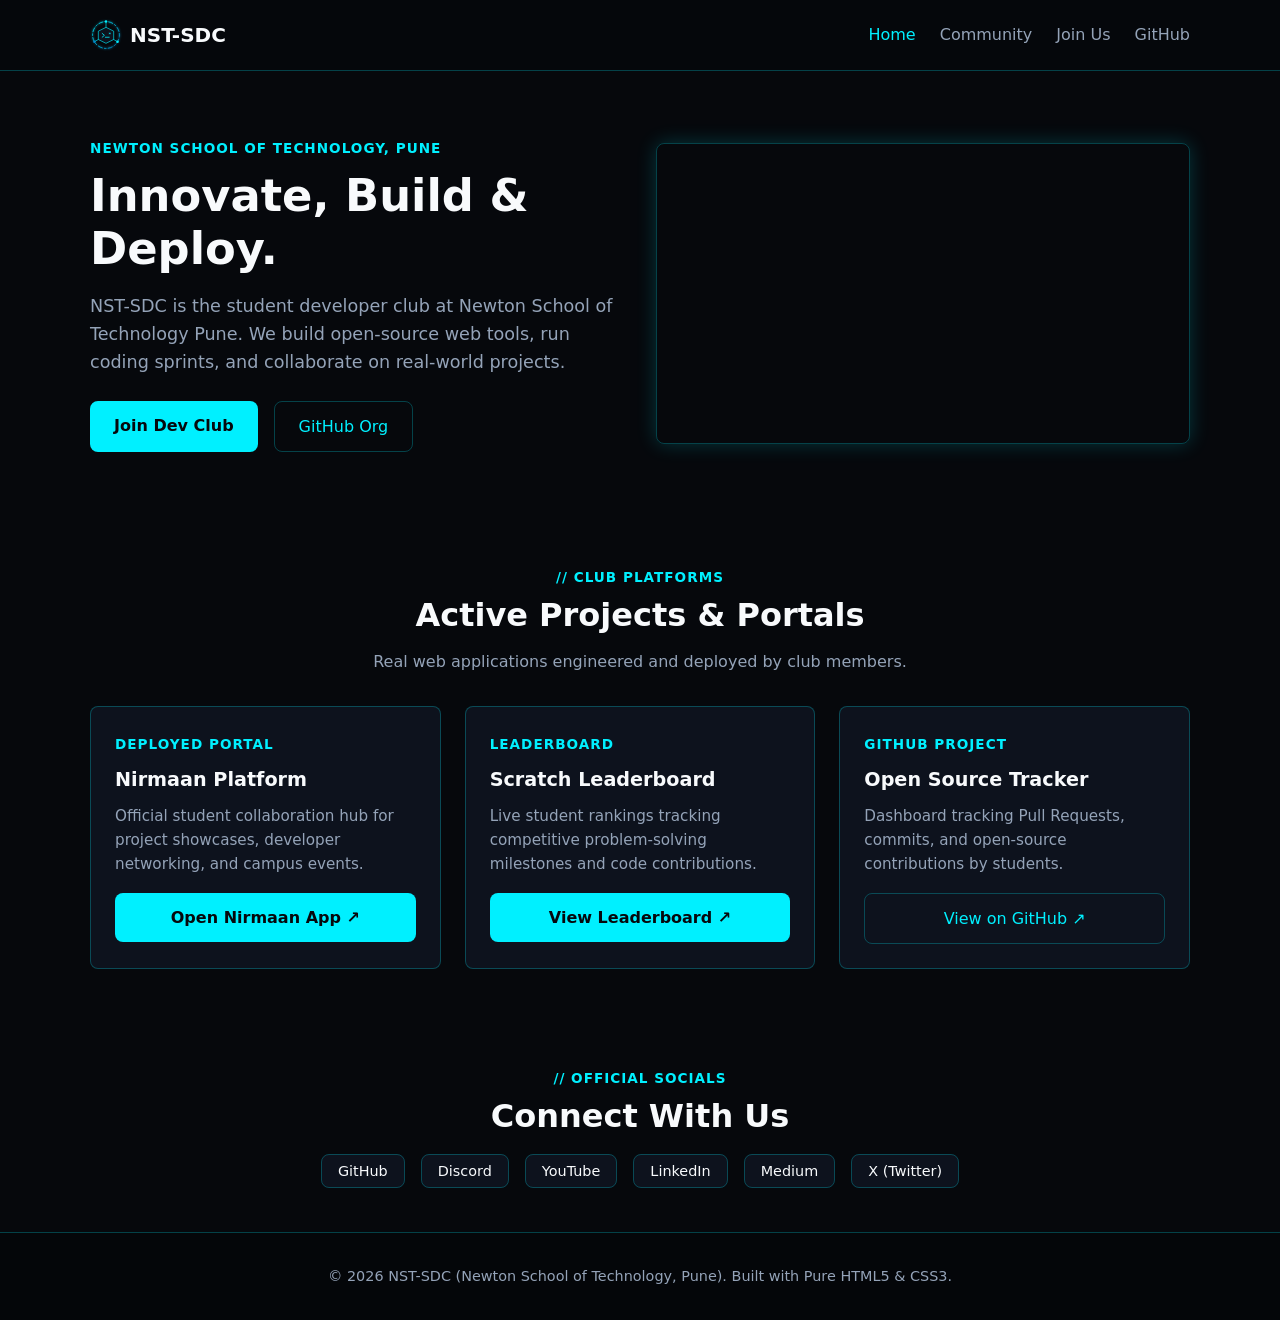
<file: index.html>
<!DOCTYPE html>
<html lang="en">
<head>
  <meta charset="UTF-8">
  <meta name="viewport" content="width=device-width, initial-scale=1.0">
  <meta name="description" content="NST-SDC - Software Development Club at Newton School of Technology, Pune.">
  <meta name="theme-color" content="#06080c">
  <title>NST-SDC | Developer Club</title>
  <link rel="icon" type="image/svg+xml" href="logo-mark.svg">
  <link rel="stylesheet" href="css/style.css">
</head>
<body>

  <!-- 1. Header & Navigation Bar -->
  <header class="site-header">
    <div class="container">
      <nav class="navbar">
        <a href="index.html" class="logo">
          <img src="logo-mark.svg" alt="NST-SDC Logo">
          <span>NST-SDC</span>
        </a>

        <ul class="nav-links">
          <li><a href="index.html" class="active">Home</a></li>
          <li><a href="community.html">Community</a></li>
          <li><a href="join.html">Join Us</a></li>
          <li><a href="https://github.com/nst-sdc" target="_blank" rel="noopener">GitHub</a></li>
        </ul>
      </nav>
    </div>
  </header>

  <!-- 2. Main Content Area -->
  <main>
    
    <!-- Hero Section: Title + Video Embed -->
    <section class="container hero">
      <div class="hero-text">
        <span class="tag">Newton School of Technology, Pune</span>
        <h1>Innovate, Build & Deploy.</h1>
        <p>
          NST-SDC is the student developer club at Newton School of Technology Pune. We build open-source web tools, run coding sprints, and collaborate on real-world projects.
        </p>
        <div class="hero-buttons">
          <a href="join.html" class="btn">Join Dev Club</a>
          <a href="https://github.com/nst-sdc" target="_blank" rel="noopener" class="btn-outline">GitHub Org</a>
        </div>
      </div>

      <!-- Pure CSS 16:9 YouTube Video Container -->
      <div class="hero-video">
        <div class="video-box">
          <iframe 
            src="https://www.youtube.com/embed/syNEtczfLoc?rel=0" 
            title="NST-SDC Club Video" 
            allow="accelerometer; autoplay; clipboard-write; encrypted-media; gyroscope; picture-in-picture" 
            allowfullscreen>
          </iframe>
        </div>
      </div>
    </section>

    <!-- Club Live Platforms & Projects -->
    <section class="container section">
      <div class="text-center">
        <span class="tag">// CLUB PLATFORMS</span>
        <h2 class="section-title">Active Projects & Portals</h2>
        <p class="section-subtitle">Real web applications engineered and deployed by club members.</p>
      </div>

      <div class="grid">
        <!-- Project 1: Nirmaan -->
        <article class="card">
          <span class="tag">DEPLOYED PORTAL</span>
          <h3 style="margin-top: 0.5rem;">Nirmaan Platform</h3>
          <p>Official student collaboration hub for project showcases, developer networking, and campus events.</p>
          <a href="https://nirmaan-gules.vercel.app/" target="_blank" rel="noopener" class="btn" style="width: 100%;">
            Open Nirmaan App ↗
          </a>
        </article>

        <!-- Project 2: Scratch Leaderboard -->
        <article class="card">
          <span class="tag">LEADERBOARD</span>
          <h3 style="margin-top: 0.5rem;">Scratch Leaderboard</h3>
          <p>Live student rankings tracking competitive problem-solving milestones and code contributions.</p>
          <a href="https://scratch-portal.vercel.app/leaderboard" target="_blank" rel="noopener" class="btn" style="width: 100%;">
            View Leaderboard ↗
          </a>
        </article>

        <!-- Project 3: Open-Source Tracker -->
        <article class="card">
          <span class="tag">GITHUB PROJECT</span>
          <h3 style="margin-top: 0.5rem;">Open Source Tracker</h3>
          <p>Dashboard tracking Pull Requests, commits, and open-source contributions by students.</p>
          <a href="https://github.com/nst-sdc/Open-Source-Tracker-NST" target="_blank" rel="noopener" class="btn-outline" style="width: 100%; text-align: center;">
            View on GitHub ↗
          </a>
        </article>
      </div>
    </section>

    <!-- Social Ecosystem Links -->
    <section class="container section text-center">
      <span class="tag">// OFFICIAL SOCIALS</span>
      <h2 class="section-title">Connect With Us</h2>

      <ul class="social-bar">
        <li><a href="https://github.com/nst-sdc" target="_blank" rel="noopener">GitHub</a></li>
        <li><a href="https://discord.gg/Rg7Qb5xWf3" target="_blank" rel="noopener">Discord</a></li>
        <li><a href="https://www.youtube.com/@nstsdc-2028" target="_blank" rel="noopener">YouTube</a></li>
        <li><a href="https://linkedin.com/company/nst-sdc/posts/?feedView=all" target="_blank" rel="noopener">LinkedIn</a></li>
        <li><a href="https://medium.com/@nstsocialmedia.sdc" target="_blank" rel="noopener">Medium</a></li>
        <li><a href="https://x.com/NSTSDC_" target="_blank" rel="noopener">X (Twitter)</a></li>
      </ul>
    </section>

  </main>

  <!-- 3. Footer -->
  <footer class="site-footer">
    <div class="container">
      <p>&copy; 2026 NST-SDC (Newton School of Technology, Pune). Built with Pure HTML5 & CSS3.</p>
    </div>
  </footer>

</body>
</html>
</file>
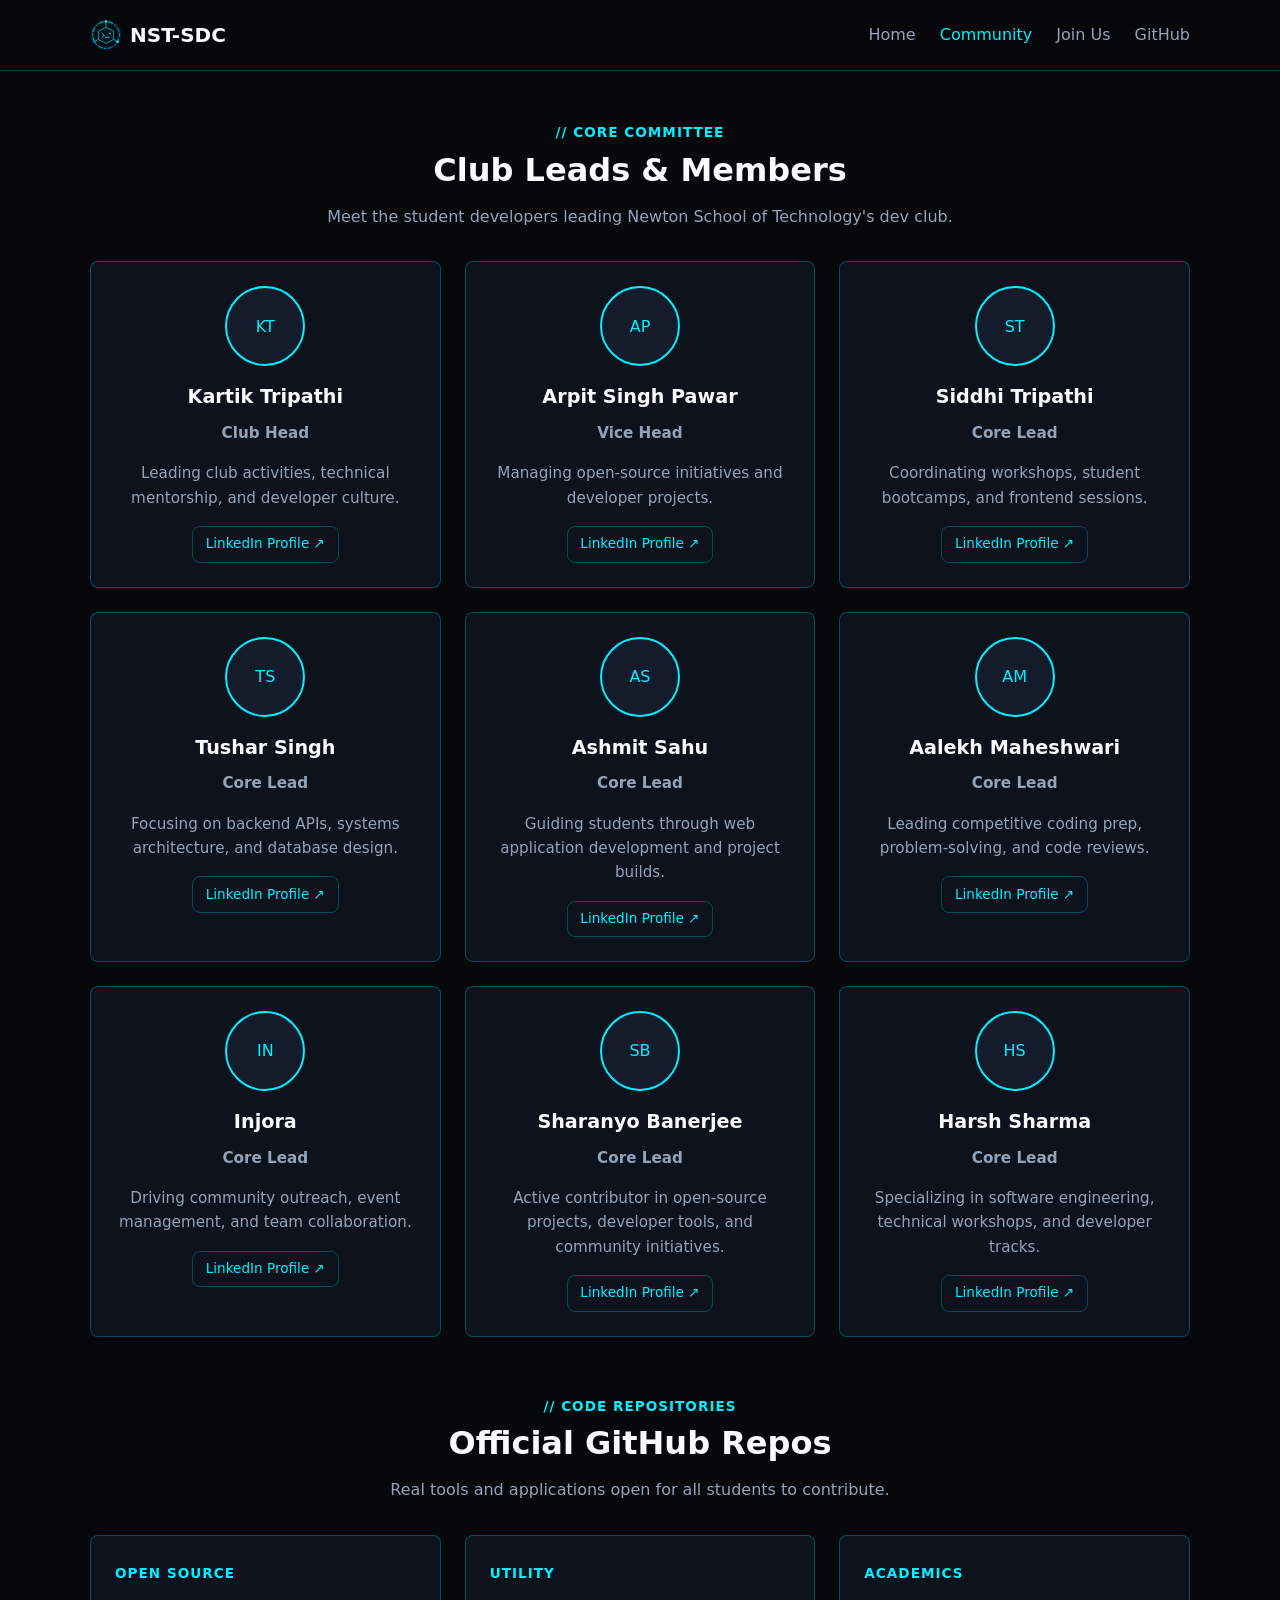
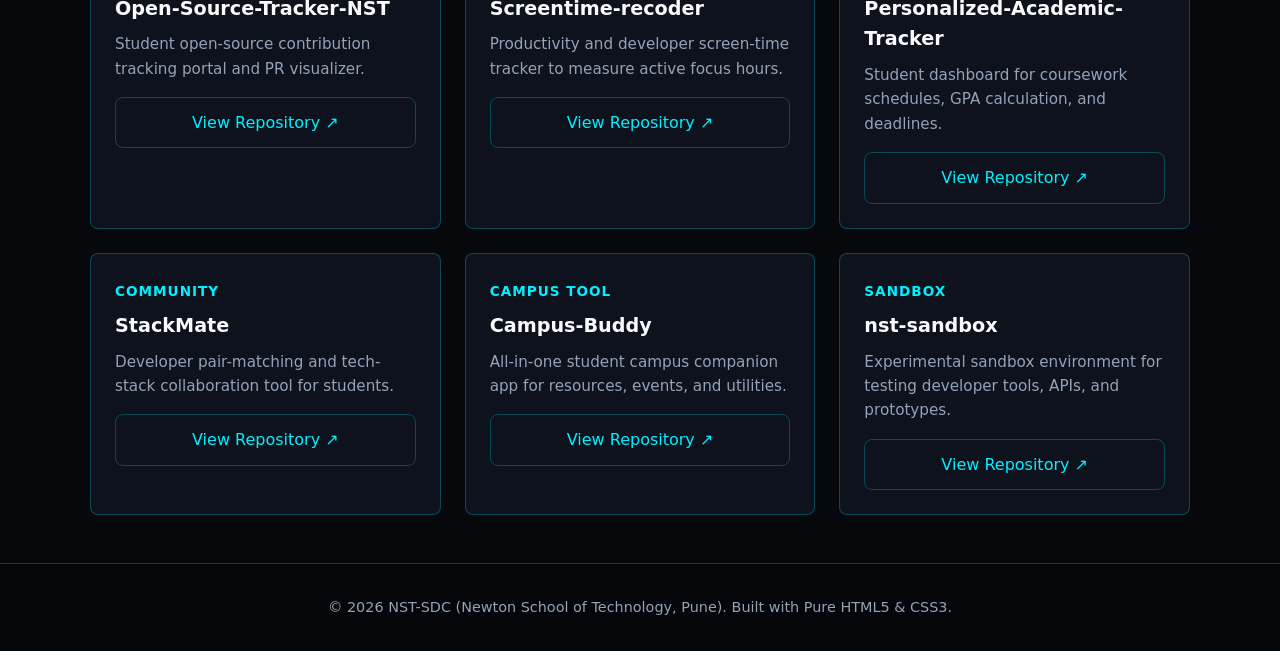
<file: community.html>
<!DOCTYPE html>
<html lang="en">
<head>
  <meta charset="UTF-8">
  <meta name="viewport" content="width=device-width, initial-scale=1.0">
  <meta name="description" content="NST-SDC Community Directory - Core committee leads and GitHub repositories.">
  <meta name="theme-color" content="#06080c">
  <title>Community & Leads | NST-SDC</title>
  <link rel="icon" type="image/svg+xml" href="logo-mark.svg">
  <link rel="stylesheet" href="css/style.css">
</head>
<body>

  <!-- 1. Header & Navigation -->
  <header class="site-header">
    <div class="container">
      <nav class="navbar">
        <a href="index.html" class="logo">
          <img src="logo-mark.svg" alt="NST-SDC Logo">
          <span>NST-SDC</span>
        </a>

        <ul class="nav-links">
          <li><a href="index.html">Home</a></li>
          <li><a href="community.html" class="active">Community</a></li>
          <li><a href="join.html">Join Us</a></li>
          <li><a href="https://github.com/nst-sdc" target="_blank" rel="noopener">GitHub</a></li>
        </ul>
      </nav>
    </div>
  </header>

  <!-- 2. Main Content -->
  <main class="container section">
    
    <!-- Team Section -->
    <div class="text-center">
      <span class="tag">// CORE COMMITTEE</span>
      <h1 class="section-title">Club Leads & Members</h1>
      <p class="section-subtitle">Meet the student developers leading Newton School of Technology's dev club.</p>
    </div>

    <!-- 7 Members Grid -->
    <div class="grid" style="margin-bottom: 3.5rem;">
      
      <!-- 1. Kartik Tripathi -->
      <article class="card member-card">
        <div class="avatar">KT</div>
        <h3>Kartik Tripathi</h3>
        <p class="role">Club Head</p>
        <p>Leading club activities, technical mentorship, and developer culture.</p>
        <a href="https://www.linkedin.com/in/kartik-tripathi103/" target="_blank" rel="noopener" class="btn-outline" style="font-size: 0.85rem; padding: 0.4rem 0.8rem;">
          LinkedIn Profile ↗
        </a>
      </article>

      <!-- 2. Arpit Singh Pawar -->
      <article class="card member-card">
        <div class="avatar">AP</div>
        <h3>Arpit Singh Pawar</h3>
        <p class="role">Vice Head</p>
        <p>Managing open-source initiatives and developer projects.</p>
        <a href="https://www.linkedin.com/in/arpit-singh-pawar/" target="_blank" rel="noopener" class="btn-outline" style="font-size: 0.85rem; padding: 0.4rem 0.8rem;">
          LinkedIn Profile ↗
        </a>
      </article>

      <!-- 3. Siddhi Tripathi -->
      <article class="card member-card">
        <div class="avatar">ST</div>
        <h3>Siddhi Tripathi</h3>
        <p class="role">Core Lead</p>
        <p>Coordinating workshops, student bootcamps, and frontend sessions.</p>
        <a href="https://www.linkedin.com/in/siddhi-tripathi-a49b23365/" target="_blank" rel="noopener" class="btn-outline" style="font-size: 0.85rem; padding: 0.4rem 0.8rem;">
          LinkedIn Profile ↗
        </a>
      </article>

      <!-- 4. Tushar Singh -->
      <article class="card member-card">
        <div class="avatar">TS</div>
        <h3>Tushar Singh</h3>
        <p class="role">Core Lead</p>
        <p>Focusing on backend APIs, systems architecture, and database design.</p>
        <a href="https://www.linkedin.com/in/tushar-singh05/" target="_blank" rel="noopener" class="btn-outline" style="font-size: 0.85rem; padding: 0.4rem 0.8rem;">
          LinkedIn Profile ↗
        </a>
      </article>

      <!-- 5. Ashmit Sahu -->
      <article class="card member-card">
        <div class="avatar">AS</div>
        <h3>Ashmit Sahu</h3>
        <p class="role">Core Lead</p>
        <p>Guiding students through web application development and project builds.</p>
        <a href="https://www.linkedin.com/in/ashmit-sahu-2201b335a/" target="_blank" rel="noopener" class="btn-outline" style="font-size: 0.85rem; padding: 0.4rem 0.8rem;">
          LinkedIn Profile ↗
        </a>
      </article>

      <!-- 6. Aalekh Maheshwari -->
      <article class="card member-card">
        <div class="avatar">AM</div>
        <h3>Aalekh Maheshwari</h3>
        <p class="role">Core Lead</p>
        <p>Leading competitive coding prep, problem-solving, and code reviews.</p>
        <a href="https://www.linkedin.com/in/aalekh-maheshwari-211490382/" target="_blank" rel="noopener" class="btn-outline" style="font-size: 0.85rem; padding: 0.4rem 0.8rem;">
          LinkedIn Profile ↗
        </a>
      </article>

      <!-- 7. Injora -->
      <article class="card member-card">
        <div class="avatar">IN</div>
        <h3>Injora</h3>
        <p class="role">Core Lead</p>
        <p>Driving community outreach, event management, and team collaboration.</p>
        <a href="https://www.linkedin.com/in/injora-injora-4b1554346/" target="_blank" rel="noopener" class="btn-outline" style="font-size: 0.85rem; padding: 0.4rem 0.8rem;">
          LinkedIn Profile ↗
        </a>
      </article>

      <!-- 8. Sharanyo Banerjee -->
      <article class="card member-card">
        <div class="avatar">SB</div>
        <h3>Sharanyo Banerjee</h3>
        <p class="role">Core Lead</p>
        <p>Active contributor in open-source projects, developer tools, and community initiatives.</p>
        <a href="https://www.linkedin.com/in/sharanyo-banerjee-68676a301/" target="_blank" rel="noopener" class="btn-outline" style="font-size: 0.85rem; padding: 0.4rem 0.8rem;">
          LinkedIn Profile ↗
        </a>
      </article>

      <!-- 9. Harsh Sharma -->
      <article class="card member-card">
        <div class="avatar">HS</div>
        <h3>Harsh Sharma</h3>
        <p class="role">Core Lead</p>
        <p>Specializing in software engineering, technical workshops, and developer tracks.</p>
        <a href="https://www.linkedin.com/in/harsh142008/" target="_blank" rel="noopener" class="btn-outline" style="font-size: 0.85rem; padding: 0.4rem 0.8rem;">
          LinkedIn Profile ↗
        </a>
      </article>

    </div>

    <!-- Authentic GitHub Repositories -->
    <div class="text-center" style="margin-top: 2rem;">
      <span class="tag">// CODE REPOSITORIES</span>
      <h2 class="section-title">Official GitHub Repos</h2>
      <p class="section-subtitle">Real tools and applications open for all students to contribute.</p>
    </div>

    <div class="grid">
      
      <!-- Repo 1 -->
      <article class="card">
        <span class="tag">OPEN SOURCE</span>
        <h3 style="margin-top: 0.5rem;">Open-Source-Tracker-NST</h3>
        <p>Student open-source contribution tracking portal and PR visualizer.</p>
        <a href="https://github.com/nst-sdc/Open-Source-Tracker-NST" target="_blank" rel="noopener" class="btn-outline" style="width: 100%; text-align: center;">
          View Repository ↗
        </a>
      </article>

      <!-- Repo 2 -->
      <article class="card">
        <span class="tag">UTILITY</span>
        <h3 style="margin-top: 0.5rem;">Screentime-recoder</h3>
        <p>Productivity and developer screen-time tracker to measure active focus hours.</p>
        <a href="https://github.com/nst-sdc/Screentime-recoder" target="_blank" rel="noopener" class="btn-outline" style="width: 100%; text-align: center;">
          View Repository ↗
        </a>
      </article>

      <!-- Repo 3 -->
      <article class="card">
        <span class="tag">ACADEMICS</span>
        <h3 style="margin-top: 0.5rem;">Personalized-Academic-Tracker</h3>
        <p>Student dashboard for coursework schedules, GPA calculation, and deadlines.</p>
        <a href="https://github.com/nst-sdc/Personalized-Academic-Tracker" target="_blank" rel="noopener" class="btn-outline" style="width: 100%; text-align: center;">
          View Repository ↗
        </a>
      </article>

      <!-- Repo 4 -->
      <article class="card">
        <span class="tag">COMMUNITY</span>
        <h3 style="margin-top: 0.5rem;">StackMate</h3>
        <p>Developer pair-matching and tech-stack collaboration tool for students.</p>
        <a href="https://github.com/nst-sdc/StackMate" target="_blank" rel="noopener" class="btn-outline" style="width: 100%; text-align: center;">
          View Repository ↗
        </a>
      </article>

      <!-- Repo 5 -->
      <article class="card">
        <span class="tag">CAMPUS TOOL</span>
        <h3 style="margin-top: 0.5rem;">Campus-Buddy</h3>
        <p>All-in-one student campus companion app for resources, events, and utilities.</p>
        <a href="https://github.com/nst-sdc/Campus-Buddy" target="_blank" rel="noopener" class="btn-outline" style="width: 100%; text-align: center;">
          View Repository ↗
        </a>
      </article>

      <!-- Repo 6 -->
      <article class="card">
        <span class="tag">SANDBOX</span>
        <h3 style="margin-top: 0.5rem;">nst-sandbox</h3>
        <p>Experimental sandbox environment for testing developer tools, APIs, and prototypes.</p>
        <a href="https://github.com/nst-sdc/nst-sandbox" target="_blank" rel="noopener" class="btn-outline" style="width: 100%; text-align: center;">
          View Repository ↗
        </a>
      </article>

    </div>

  </main>

  <!-- 3. Footer -->
  <footer class="site-footer">
    <div class="container">
      <p>&copy; 2026 NST-SDC (Newton School of Technology, Pune). Built with Pure HTML5 & CSS3.</p>
    </div>
  </footer>

</body>
</html>
</file>
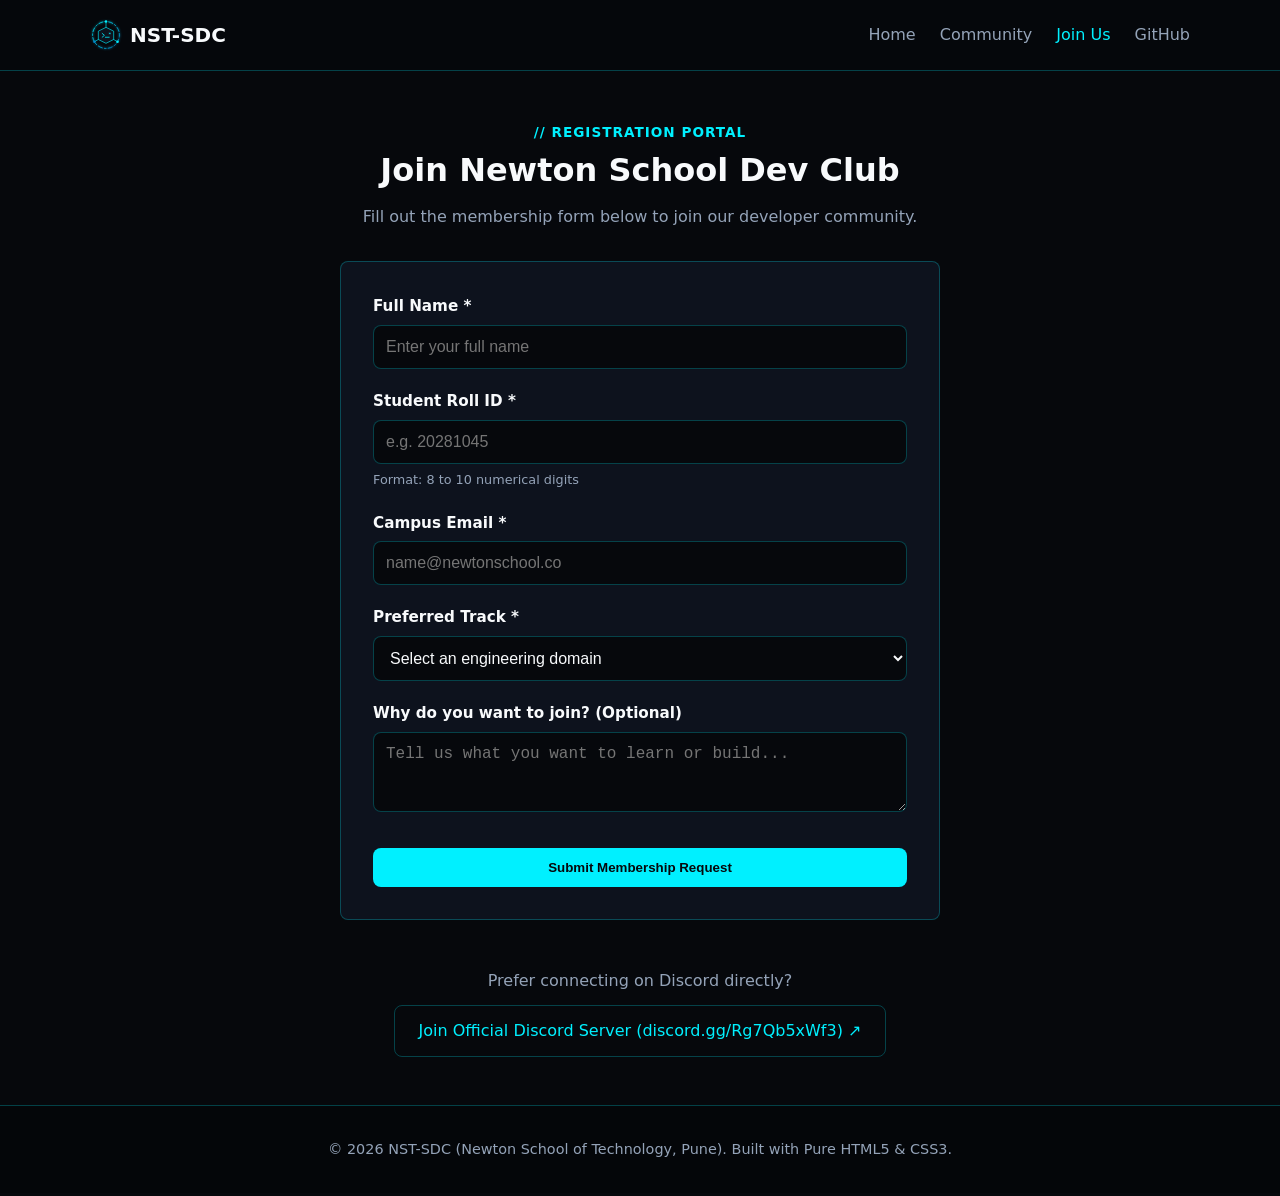
<file: join.html>
<!DOCTYPE html>
<html lang="en">
<head>
  <meta charset="UTF-8">
  <meta name="viewport" content="width=device-width, initial-scale=1.0">
  <meta name="description" content="Join NST-SDC - Developer Club student membership registration.">
  <meta name="theme-color" content="#06080c">
  <title>Join Us | NST-SDC</title>
  <link rel="icon" type="image/svg+xml" href="logo-mark.svg">
  <link rel="stylesheet" href="css/style.css">
</head>
<body>

  <!-- 1. Header & Navigation -->
  <header class="site-header">
    <div class="container">
      <nav class="navbar">
        <a href="index.html" class="logo">
          <img src="logo-mark.svg" alt="NST-SDC Logo">
          <span>NST-SDC</span>
        </a>

        <ul class="nav-links">
          <li><a href="index.html">Home</a></li>
          <li><a href="community.html">Community</a></li>
          <li><a href="join.html" class="active">Join Us</a></li>
          <li><a href="https://github.com/nst-sdc" target="_blank" rel="noopener">GitHub</a></li>
        </ul>
      </nav>
    </div>
  </header>

  <!-- 2. Main Registration Form -->
  <main class="container section">
    
    <div class="text-center">
      <span class="tag">// REGISTRATION PORTAL</span>
      <h1 class="section-title">Join Newton School Dev Club</h1>
      <p class="section-subtitle">Fill out the membership form below to join our developer community.</p>
    </div>

    <!-- Simple Form Card -->
    <div class="form-box">
      <form action="#" method="post">
        
        <!-- Field 1: Name -->
        <div class="form-group">
          <label for="name">Full Name *</label>
          <input type="text" id="name" name="name" class="form-input" required placeholder="Enter your full name">
        </div>

        <!-- Field 2: Roll Number -->
        <div class="form-group">
          <label for="roll">Student Roll ID *</label>
          <input type="text" id="roll" name="roll" class="form-input" required pattern="[0-9]{8,10}" placeholder="e.g. 20281045">
          <small style="color: var(--text-muted); font-size: 0.8rem;">Format: 8 to 10 numerical digits</small>
        </div>

        <!-- Field 3: Email -->
        <div class="form-group">
          <label for="email">Campus Email *</label>
          <input type="email" id="email" name="email" class="form-input" required placeholder="name@newtonschool.co">
        </div>

        <!-- Field 4: Engineering Track -->
        <div class="form-group">
          <label for="track">Preferred Track *</label>
          <select id="track" name="track" class="form-select" required>
            <option value="">Select an engineering domain</option>
            <option value="frontend">Frontend & Web Development</option>
            <option value="backend">Backend & Distributed Systems</option>
            <option value="aiml">AI & Machine Learning</option>
            <option value="devops">DevOps & Cloud Systems</option>
          </select>
        </div>

        <!-- Field 5: Motivation / Message -->
        <div class="form-group">
          <label for="message">Why do you want to join? (Optional)</label>
          <textarea id="message" name="message" class="form-textarea" rows="3" placeholder="Tell us what you want to learn or build..."></textarea>
        </div>

        <!-- Submit Button -->
        <button type="submit" class="btn" style="width: 100%; margin-top: 1rem;">
          Submit Membership Request
        </button>

      </form>
    </div>

    <!-- Discord Community Invite -->
    <div class="text-center" style="margin-top: 3rem;">
      <p style="color: var(--text-muted); margin-bottom: 0.75rem;">Prefer connecting on Discord directly?</p>
      <a href="https://discord.gg/Rg7Qb5xWf3" target="_blank" rel="noopener" class="btn-outline">
        Join Official Discord Server (discord.gg/Rg7Qb5xWf3) ↗
      </a>
    </div>

  </main>

  <!-- 3. Footer -->
  <footer class="site-footer">
    <div class="container">
      <p>&copy; 2026 NST-SDC (Newton School of Technology, Pune). Built with Pure HTML5 & CSS3.</p>
    </div>
  </footer>

</body>
</html>
</file>
<file: css/style.css>
/* ==========================================================================
   NST-SDC Simple & Clean Stylesheet (Easy to Read & Explain)
   ========================================================================== */

/* 1. Brand Colors & Variables */
:root {
  --bg-color: #06080C;      /* Deep dark background */
  --card-bg: #0D121D;       /* Navy card background */
  --cyan: #00F0FF;          /* Electric Cyan Accent */
  --text-main: #F8FAFC;     /* Bright text */
  --text-muted: #94A3B8;    /* Subtitle text */
  --border-cyan: rgba(0, 240, 255, 0.25); /* Subtle cyan border */
  --radius: 8px;            /* Rounded corners */
}

/* 2. Global Reset */
* {
  box-sizing: border-box;
  margin: 0;
  padding: 0;
}

body {
  background-color: var(--bg-color);
  color: var(--text-main);
  font-family: system-ui, -apple-system, sans-serif;
  line-height: 1.6;
  min-height: 100vh;
  display: flex;
  flex-direction: column;
}

a {
  color: var(--cyan);
  text-decoration: none;
}

a:hover {
  text-decoration: underline;
}

/* 3. Container & Layout Utilities */
.container {
  width: 90%;
  max-width: 1100px;
  margin: 0 auto;
}

.section {
  padding: 3rem 0;
}

.text-center {
  text-align: center;
}

.section-title {
  font-size: 2rem;
  margin-bottom: 0.5rem;
}

.section-subtitle {
  color: var(--text-muted);
  margin-bottom: 2rem;
}

.tag {
  color: var(--cyan);
  font-weight: bold;
  font-size: 0.85rem;
  text-transform: uppercase;
  letter-spacing: 1px;
}

/* 4. Navbar */
.site-header {
  background: rgba(6, 8, 12, 0.95);
  border-bottom: 1px solid var(--border-cyan);
  position: sticky;
  top: 0;
  z-index: 10;
}

.navbar {
  display: flex;
  justify-content: space-between;
  align-items: center;
  height: 70px;
}

.logo {
  display: flex;
  align-items: center;
  gap: 0.5rem;
  font-size: 1.25rem;
  font-weight: bold;
  color: var(--text-main);
}

.logo img {
  width: 32px;
  height: 32px;
}

.nav-links {
  display: flex;
  gap: 1.5rem;
  list-style: none;
}

.nav-links a {
  color: var(--text-muted);
  font-weight: 500;
}

.nav-links a:hover,
.nav-links a.active {
  color: var(--cyan);
}

/* 5. Buttons */
.btn {
  display: inline-block;
  background: var(--cyan);
  color: #06080C;
  font-weight: bold;
  padding: 0.75rem 1.5rem;
  border-radius: var(--radius);
  border: none;
  cursor: pointer;
  text-align: center;
}

.btn:hover {
  background: #6df5ff;
  text-decoration: none;
}

.btn-outline {
  display: inline-block;
  background: transparent;
  color: var(--cyan);
  border: 1px solid var(--border-cyan);
  padding: 0.75rem 1.5rem;
  border-radius: var(--radius);
  cursor: pointer;
}

.btn-outline:hover {
  background: rgba(0, 240, 255, 0.1);
  text-decoration: none;
}

/* 6. Hero Section */
.hero {
  display: flex;
  align-items: center;
  gap: 2rem;
  padding: 4rem 0;
}

.hero-text {
  flex: 1;
}

.hero-text h1 {
  font-size: 2.8rem;
  line-height: 1.2;
  margin: 0.5rem 0 1rem;
}

.hero-text p {
  color: var(--text-muted);
  font-size: 1.1rem;
  margin-bottom: 1.5rem;
}

.hero-buttons {
  display: flex;
  gap: 1rem;
}

.hero-video {
  flex: 1;
}

/* 7. Responsive 16:9 YouTube Video Container */
.video-box {
  position: relative;
  width: 100%;
  aspect-ratio: 16 / 9;
  border-radius: var(--radius);
  overflow: hidden;
  border: 1px solid var(--border-cyan);
  box-shadow: 0 0 20px rgba(0, 240, 255, 0.2);
}

.video-box iframe {
  position: absolute;
  top: 0;
  left: 0;
  width: 100%;
  height: 100%;
  border: none;
}

/* 8. Cards & Grid System */
.grid {
  display: grid;
  grid-template-columns: repeat(auto-fit, minmax(260px, 1fr));
  gap: 1.5rem;
}

.card {
  background: var(--card-bg);
  border: 1px solid var(--border-cyan);
  border-radius: var(--radius);
  padding: 1.5rem;
  transition: transform 0.2s ease, border-color 0.2s ease;
}

.card:hover {
  transform: translateY(-4px);
  border-color: var(--cyan);
}

.card h3 {
  margin-bottom: 0.5rem;
  font-size: 1.2rem;
}

.card p {
  color: var(--text-muted);
  font-size: 0.95rem;
  margin-bottom: 1rem;
}

/* 9. Member Cards & Avatars */
.member-card {
  text-align: center;
}

.avatar {
  width: 80px;
  height: 80px;
  border-radius: 50%;
  background: #141c2c;
  border: 2px solid var(--cyan);
  margin: 0 auto 1rem;
  display: flex;
  align-items: center;
  justify-content: center;
  color: var(--cyan);
}

.role {
  color: var(--cyan);
  font-size: 0.85rem;
  font-weight: bold;
  margin-bottom: 0.5rem;
}

/* 10. Forms */
.form-box {
  max-width: 600px;
  margin: 0 auto;
  background: var(--card-bg);
  border: 1px solid var(--border-cyan);
  border-radius: var(--radius);
  padding: 2rem;
}

.form-group {
  margin-bottom: 1.25rem;
  display: flex;
  flex-direction: column;
  gap: 0.4rem;
}

.form-group label {
  font-weight: 600;
  font-size: 0.95rem;
}

.form-input,
.form-select,
.form-textarea {
  background: #06080C;
  border: 1px solid var(--border-cyan);
  border-radius: var(--radius);
  padding: 0.75rem;
  color: var(--text-main);
  font-size: 1rem;
  outline: none;
}

.form-input:focus,
.form-select:focus,
.form-textarea:focus {
  border-color: var(--cyan);
}

/* 11. Social Links Bar */
.social-bar {
  display: flex;
  flex-wrap: wrap;
  justify-content: center;
  gap: 1rem;
  list-style: none;
  margin-top: 1rem;
}

.social-bar a {
  background: var(--card-bg);
  border: 1px solid var(--border-cyan);
  padding: 0.5rem 1rem;
  border-radius: var(--radius);
  color: var(--text-main);
  font-size: 0.9rem;
}

.social-bar a:hover {
  color: var(--cyan);
  border-color: var(--cyan);
}

/* 12. Footer */
.site-footer {
  margin-top: auto;
  border-top: 1px solid var(--border-cyan);
  background: #040609;
  padding: 2rem 0;
  text-align: center;
  color: var(--text-muted);
  font-size: 0.9rem;
}

/* 13. Mobile Responsiveness */
@media (max-width: 768px) {
  .navbar {
    flex-direction: column;
    height: auto;
    padding: 1rem 0;
    gap: 0.8rem;
  }

  .hero {
    flex-direction: column;
    text-align: center;
  }

  .hero-buttons {
    justify-content: center;
  }
}
</file>
